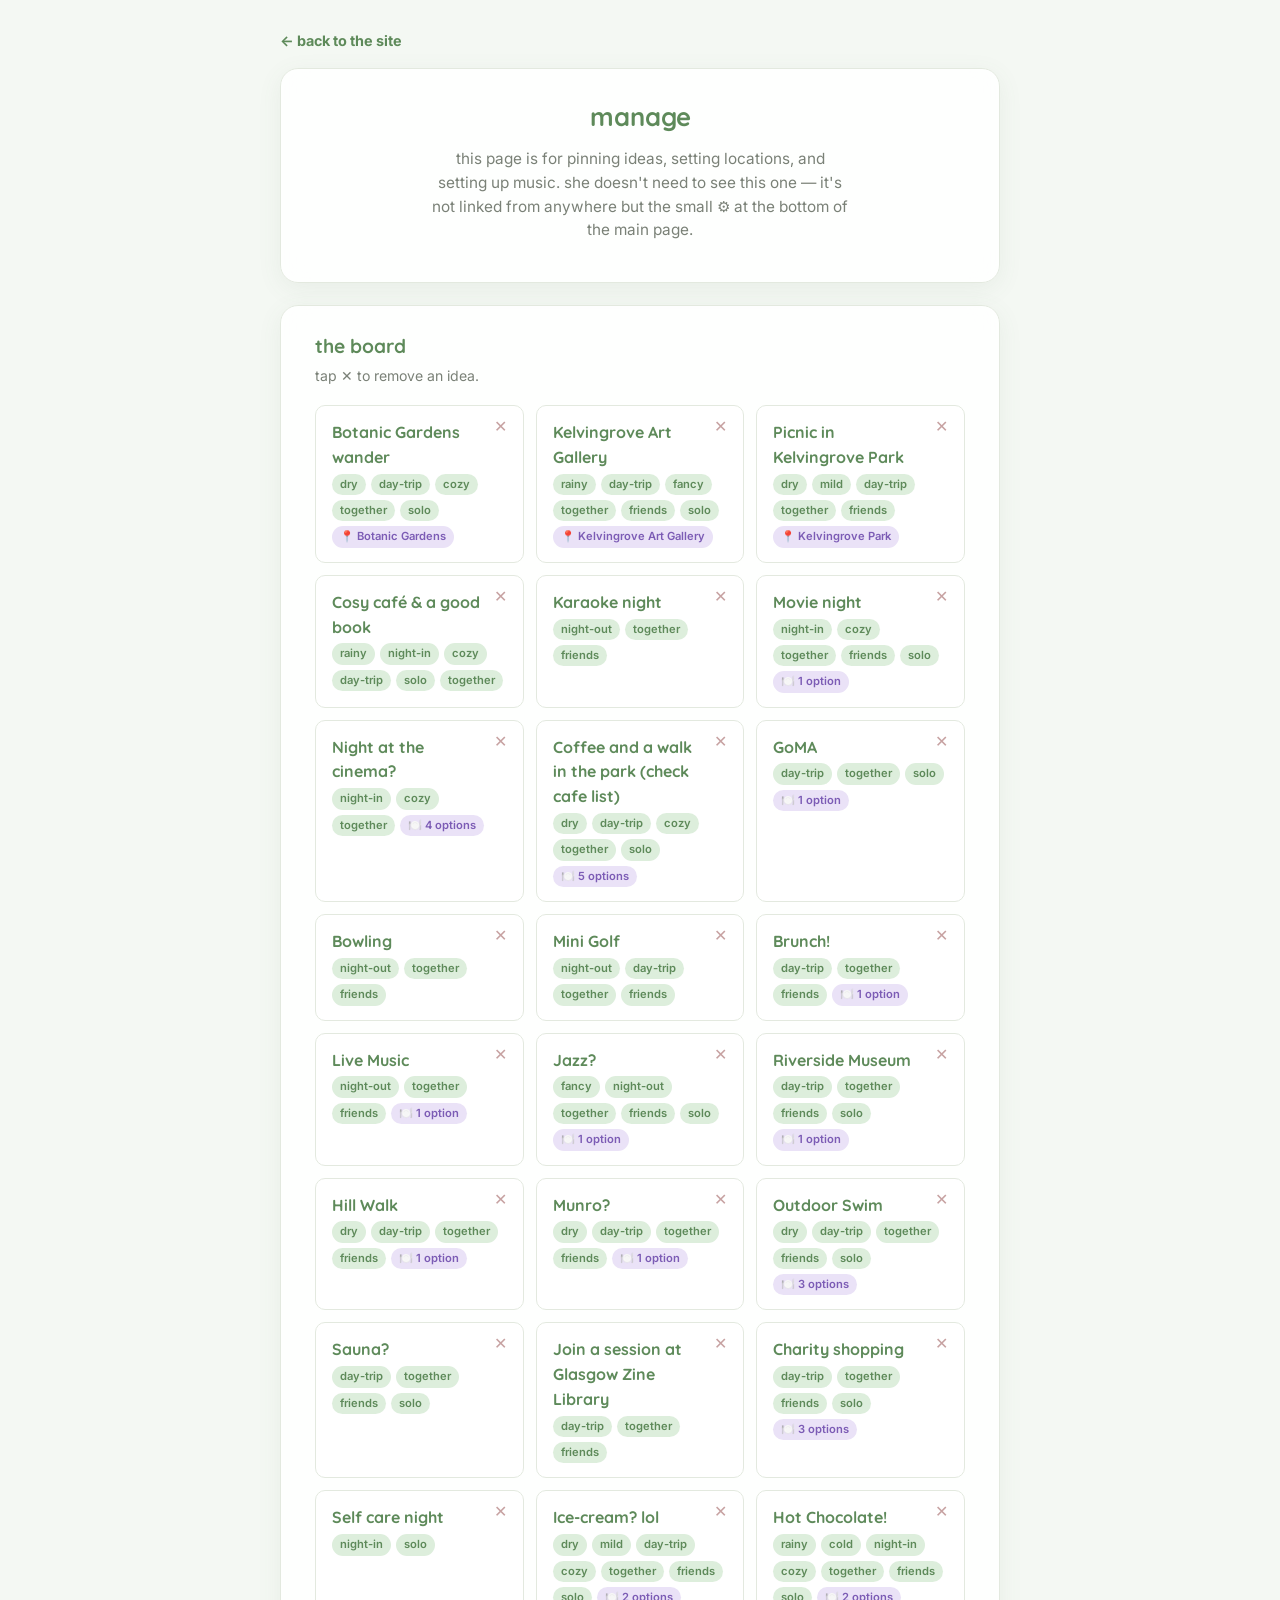
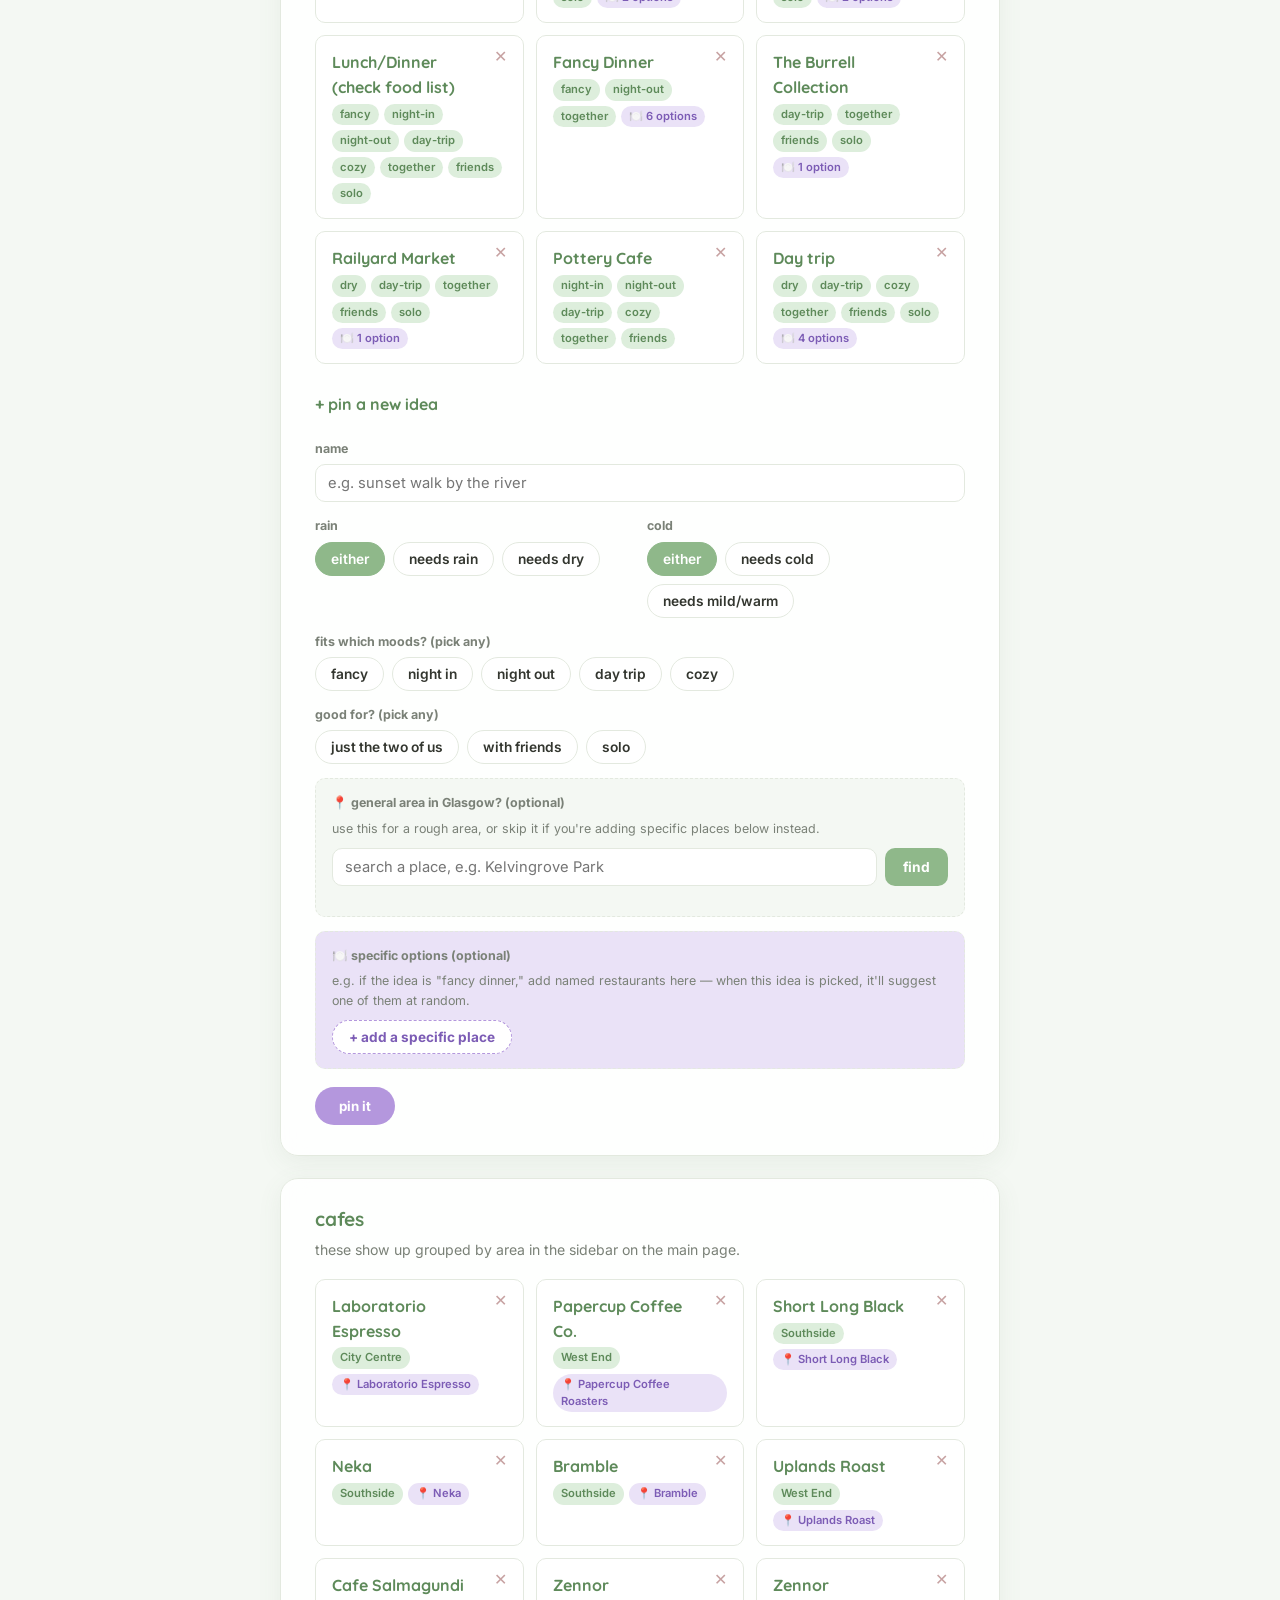
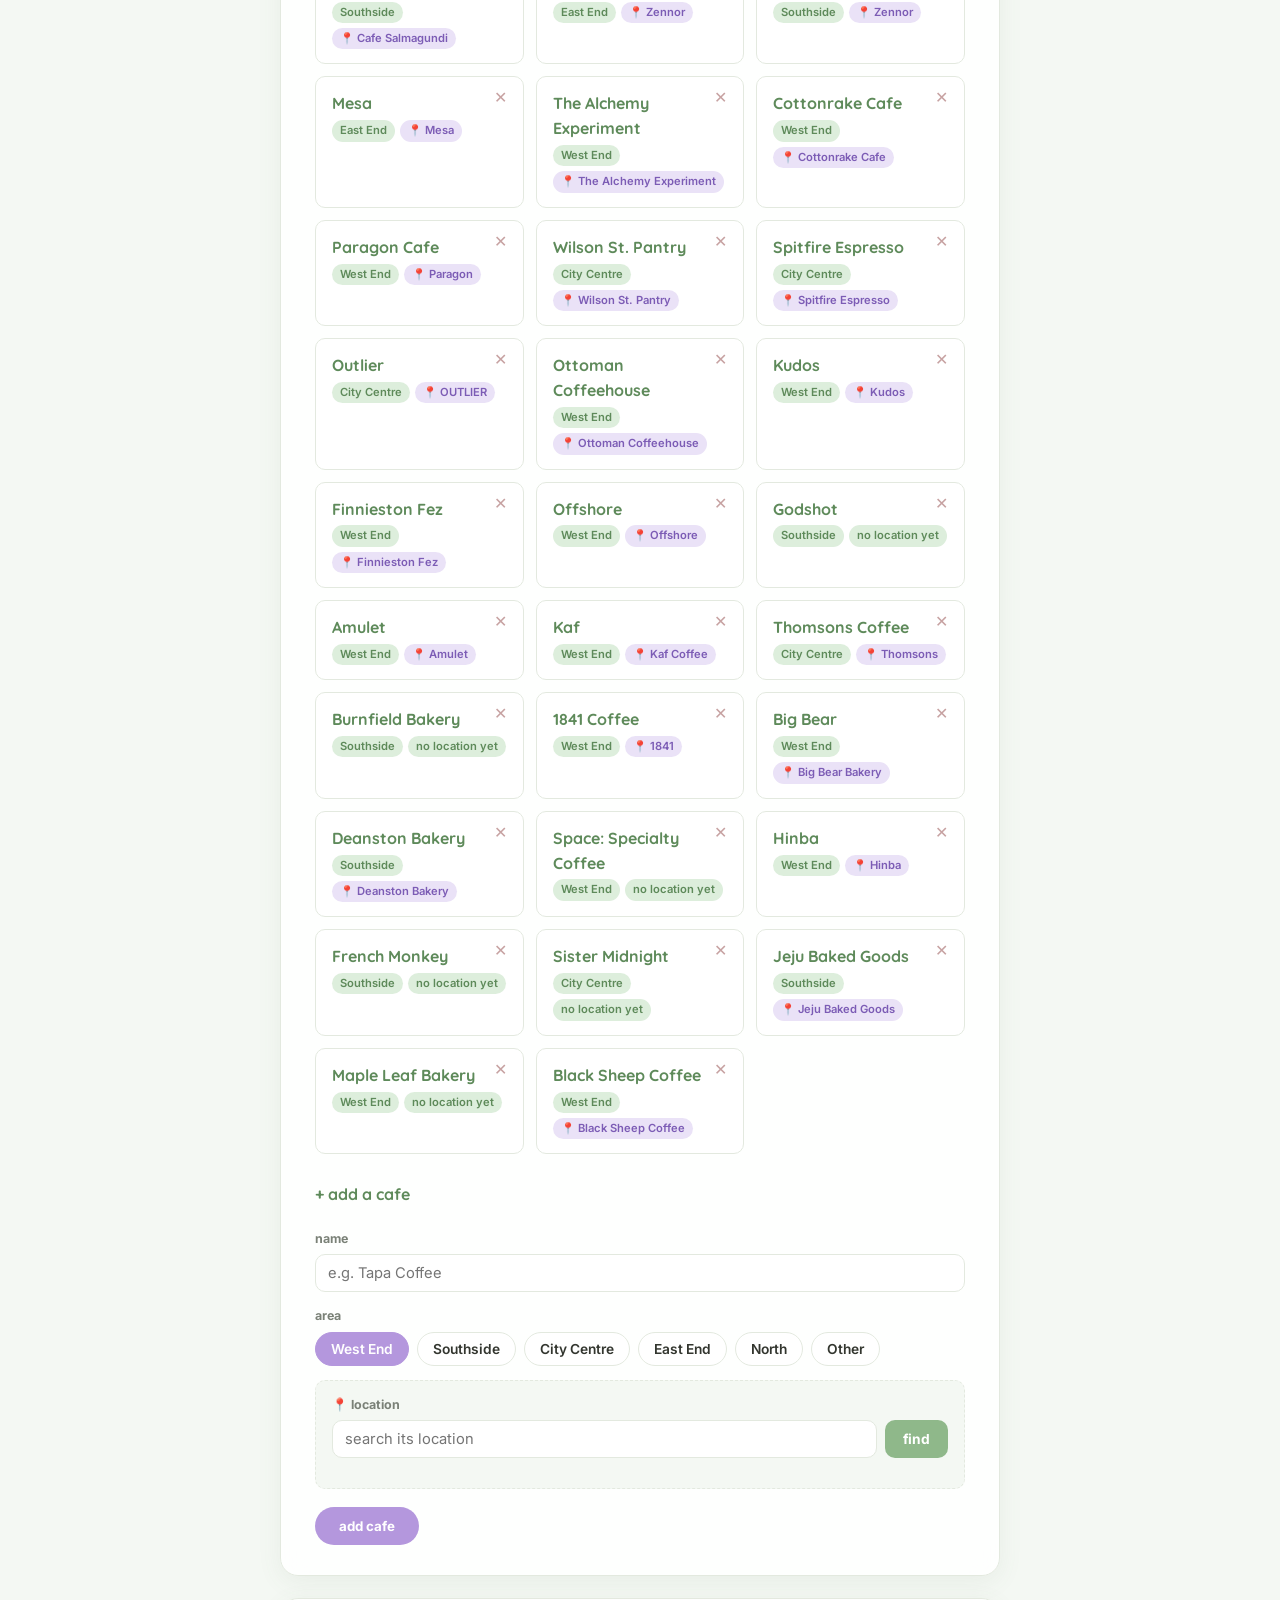
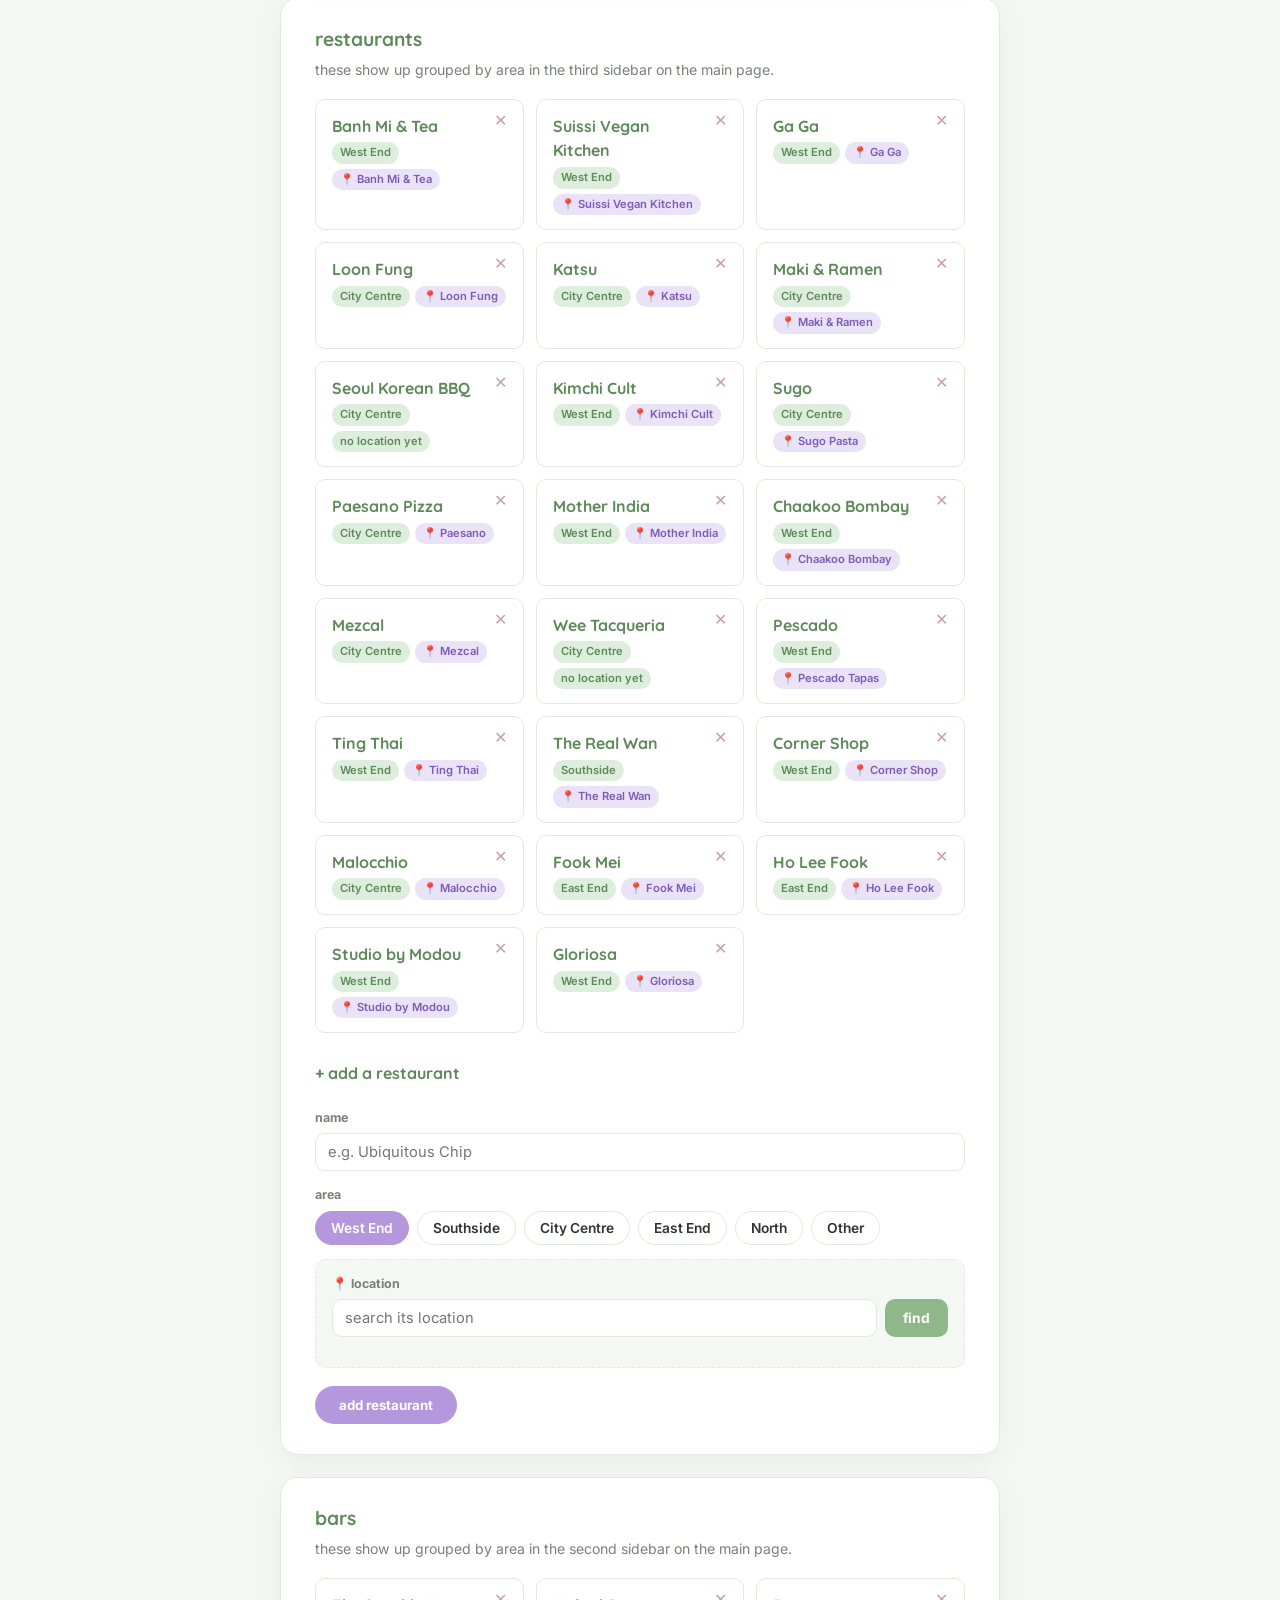
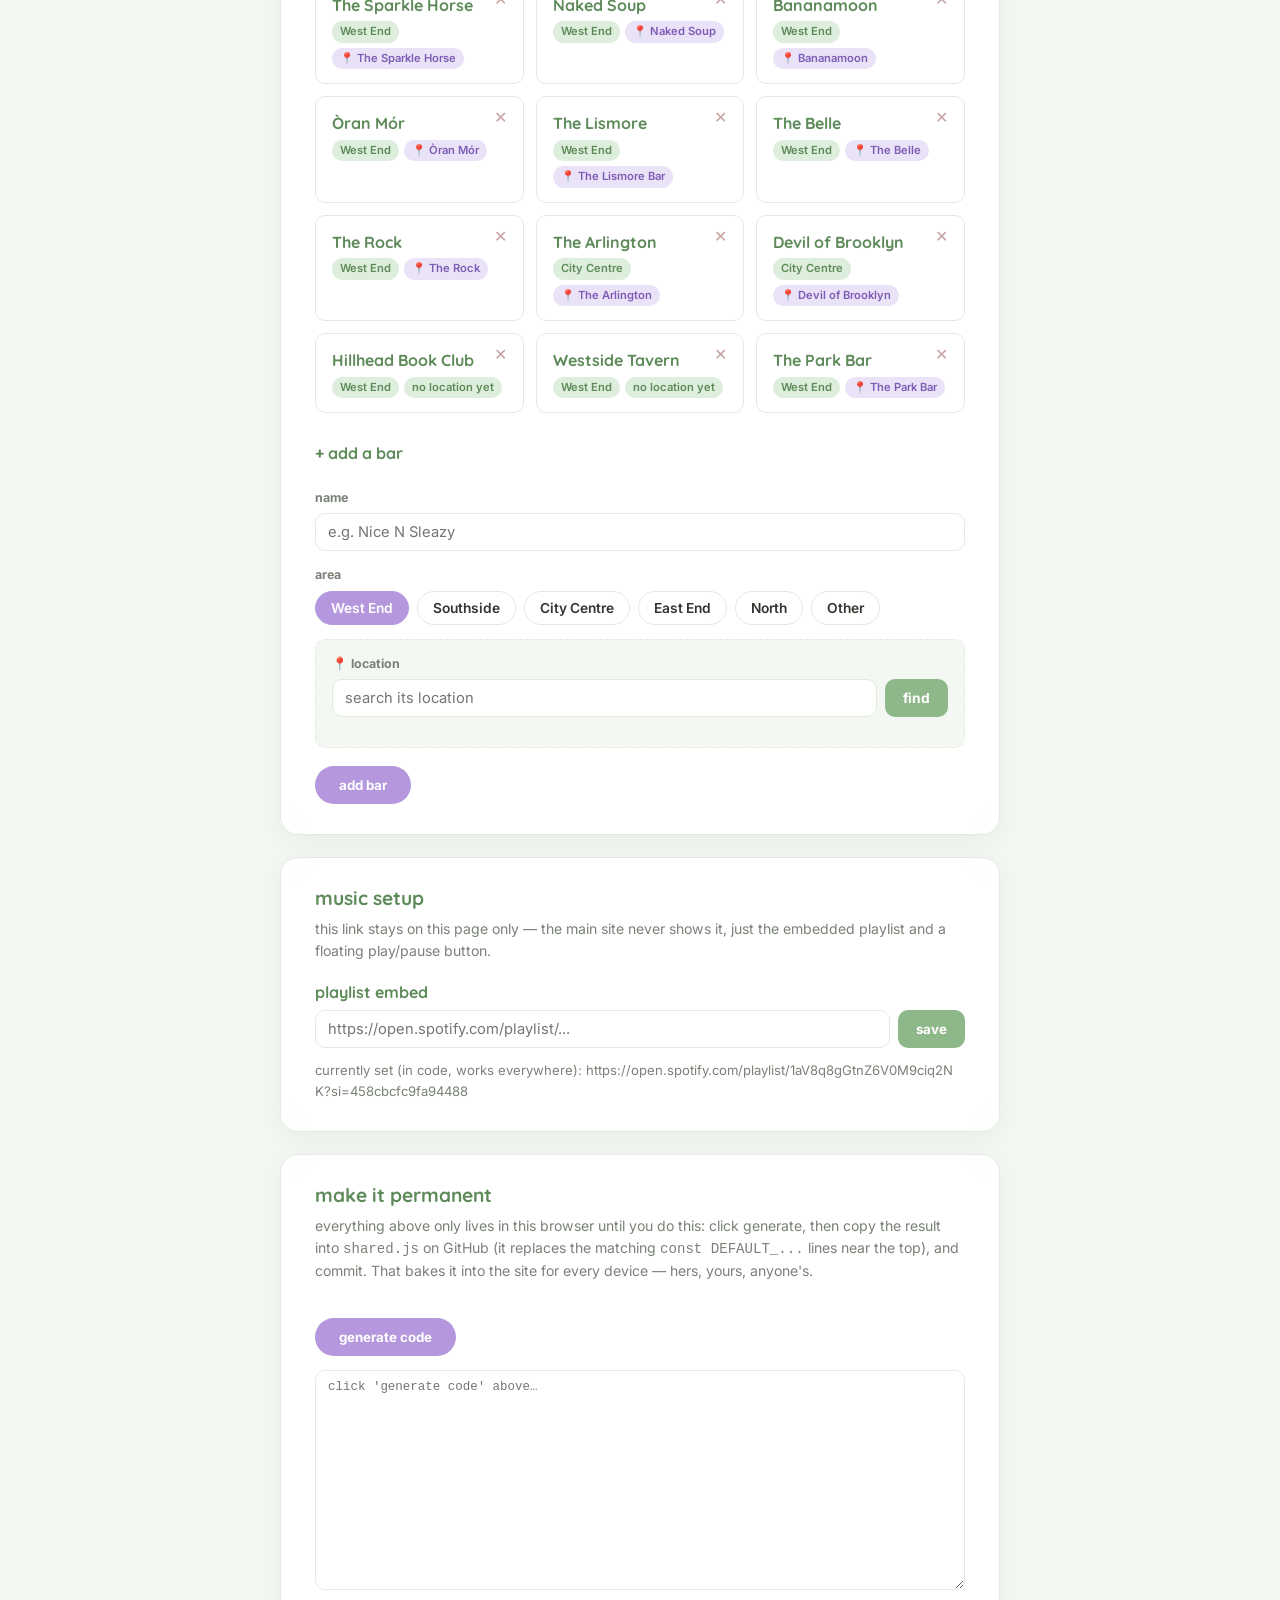
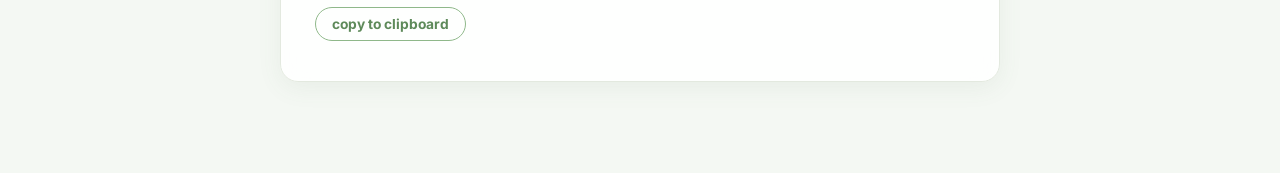
<file: manage.html>
<!DOCTYPE html>
<html lang="en">
<head>
<meta charset="UTF-8">
<meta name="viewport" content="width=device-width, initial-scale=1.0">
<title>manage — shall we?</title>
<meta name="robots" content="noindex, nofollow">

<link rel="preconnect" href="https://fonts.googleapis.com">
<link href="https://fonts.googleapis.com/css2?family=Quicksand:wght@500;600;700&family=Inter:wght@400;500;600;700&display=swap" rel="stylesheet">
<link rel="stylesheet" href="style.css">
<style>
  /* This page has no map behind it — plain background instead. */
  body{ background: var(--mint-bg); }
  .back-link{ display:inline-block; margin-bottom: 16px; color: var(--green-deep); font-weight: 700; text-decoration: none; font-size: 0.9rem; }
  .back-link:hover{ text-decoration: underline; }
  .current-value{ font-size: 0.82rem; color: var(--text-muted); margin-top: 8px; word-break: break-all; }
  .export-output{ width: 100%; min-height: 220px; font-family: monospace; font-size: 0.78rem; margin-top: 14px; }
</style>
</head>
<body>

<div class="wrap">
  <a class="back-link" href="index.html">← back to the site</a>

  <header class="hero card" style="padding: 24px 30px;">
    <h1 style="font-size:1.6rem;">manage</h1>
    <p class="sub">this page is for pinning ideas, setting locations, and setting up music. she doesn't need to see this one — it's not linked from anywhere but the small ⚙ at the bottom of the main page.</p>
  </header>

  <!-- ============================================================
       THE BOARD — full editing here
  ============================================================= -->
  <section class="card panel">
    <h2>the board</h2>
    <p class="hint">tap ✕ to remove an idea.</p>
    <div class="board-grid" id="activityList"></div>

    <details class="add-form" open>
      <summary>+ pin a new idea</summary>
      <div class="form-body">
        <div class="form-grid">
          <div class="full">
            <label class="small">name</label>
            <input type="text" id="newName" placeholder="e.g. sunset walk by the river">
          </div>
          <div>
            <label class="small">rain</label>
            <div class="chip-row green" id="newRain">
              <button class="chip active" data-value="either">either</button>
              <button class="chip" data-value="yes">needs rain</button>
              <button class="chip" data-value="no">needs dry</button>
            </div>
          </div>
          <div>
            <label class="small">cold</label>
            <div class="chip-row green" id="newCold">
              <button class="chip active" data-value="either">either</button>
              <button class="chip" data-value="yes">needs cold</button>
              <button class="chip" data-value="no">needs mild/warm</button>
            </div>
          </div>
          <div class="full">
            <label class="small">fits which moods? (pick any)</label>
            <div class="chip-row purple" id="newMood">
              <button class="chip" data-value="fancy">fancy</button>
              <button class="chip" data-value="night-in">night in</button>
              <button class="chip" data-value="night-out">night out</button>
              <button class="chip" data-value="day-trip">day trip</button>
              <button class="chip" data-value="cozy">cozy</button>
            </div>
          </div>
          <div class="full">
            <label class="small">good for? (pick any)</label>
            <div class="chip-row purple" id="newCompany">
              <button class="chip" data-value="together">just the two of us</button>
              <button class="chip" data-value="friends">with friends</button>
              <button class="chip" data-value="solo">solo</button>
            </div>
          </div>

          <div class="full location-box">
            <label class="small">📍 general area in Glasgow? (optional)</label>
            <p class="mini-hint">use this for a rough area, or skip it if you're adding specific places below instead.</p>
            <div class="location-search-row">
              <input type="text" id="locationQuery" placeholder="search a place, e.g. Kelvingrove Park">
              <button type="button" id="locationSearchBtn">find</button>
            </div>
            <div id="locationResults" class="location-results"></div>
            <div id="locationSelected" class="location-selected"></div>
          </div>

          <div class="full options-box">
            <label class="small">🍽️ specific options (optional)</label>
            <p class="mini-hint">e.g. if the idea is "fancy dinner," add named restaurants here — when this idea is picked, it'll suggest one of them at random.</p>
            <div id="optionRows"></div>
            <button type="button" class="add-option-btn" id="addOptionBtn">+ add a specific place</button>
          </div>
        </div>
        <button class="save-btn" id="saveActivityBtn">pin it</button>
      </div>
    </details>
  </section>

  <!-- ============================================================
       CAFES (sidebar chooser on the main page)
  ============================================================= -->
  <section class="card panel">
    <h2>cafes</h2>
    <p class="hint">these show up grouped by area in the sidebar on the main page.</p>
    <div class="board-grid" id="cafeList"></div>

    <details class="add-form" open>
      <summary>+ add a cafe</summary>
      <div class="form-body">
        <div class="form-grid">
          <div class="full">
            <label class="small">name</label>
            <input type="text" id="newCafeName" placeholder="e.g. Tapa Coffee">
          </div>
          <div class="full">
            <label class="small">area</label>
            <div class="chip-row purple" id="newCafeArea"></div>
          </div>
          <div class="full location-box">
            <label class="small">📍 location</label>
            <div class="location-search-row">
              <input type="text" id="cafeLocationQuery" placeholder="search its location">
              <button type="button" id="cafeLocationSearchBtn">find</button>
            </div>
            <div id="cafeLocationResults" class="location-results"></div>
            <div id="cafeLocationSelected" class="location-selected"></div>
          </div>
        </div>
        <button class="save-btn" id="saveCafeBtn">add cafe</button>
      </div>
    </details>
  </section>

  <!-- ============================================================
       RESTAURANTS (third sidebar on the main page)
  ============================================================= -->
<section class="card panel">
  <h2>restaurants</h2>
  <p class="hint">these show up grouped by area in the third sidebar on the main page.</p>
  <div class="board-grid" id="restaurantList"></div>

  <details class="add-form" open>
    <summary>+ add a restaurant</summary>
    <div class="form-body">
      <div class="form-grid">
        <div class="full">
          <label class="small">name</label>
          <input type="text" id="newRestaurantName" placeholder="e.g. Ubiquitous Chip">
        </div>
        <div class="full">
          <label class="small">area</label>
          <div class="chip-row purple" id="newRestaurantArea"></div>
        </div>
        <div class="full location-box">
          <label class="small">📍 location</label>
          <div class="location-search-row">
            <input type="text" id="restaurantLocationQuery" placeholder="search its location">
            <button type="button" id="restaurantLocationSearchBtn">find</button>
          </div>
          <div id="restaurantLocationResults" class="location-results"></div>
          <div id="restaurantLocationSelected" class="location-selected"></div>
        </div>
      </div>
      <button class="save-btn" id="saveRestaurantBtn">add restaurant</button>
    </div>
  </details>
</section>
  
  <!-- ============================================================
       BARS (second sidebar on the main page)
  ============================================================= -->
  <section class="card panel">
    <h2>bars</h2>
    <p class="hint">these show up grouped by area in the second sidebar on the main page.</p>
    <div class="board-grid" id="barList"></div>

    <details class="add-form" open>
      <summary>+ add a bar</summary>
      <div class="form-body">
        <div class="form-grid">
          <div class="full">
            <label class="small">name</label>
            <input type="text" id="newBarName" placeholder="e.g. Nice N Sleazy">
          </div>
          <div class="full">
            <label class="small">area</label>
            <div class="chip-row purple" id="newBarArea"></div>
          </div>
          <div class="full location-box">
            <label class="small">📍 location</label>
            <div class="location-search-row">
              <input type="text" id="barLocationQuery" placeholder="search its location">
              <button type="button" id="barLocationSearchBtn">find</button>
            </div>
            <div id="barLocationResults" class="location-results"></div>
            <div id="barLocationSelected" class="location-selected"></div>
          </div>
        </div>
        <button class="save-btn" id="saveBarBtn">add bar</button>
      </div>
    </details>
  </section>

  <!-- ============================================================
       MUSIC SETUP
  ============================================================= -->
  <section class="card panel">
    <h2>music setup</h2>
    <p class="hint">this link stays on this page only — the main site never shows it, just the embedded playlist and a floating play/pause button.</p>

    <div class="music-block">
      <h3>playlist embed</h3>
      <div class="playlist-input-row">
        <input type="text" id="playlistUrl" placeholder="https://open.spotify.com/playlist/...">
        <button id="savePlaylistBtn">save</button>
      </div>
      <div id="playlistCurrent" class="current-value"></div>
    </div>
  </section>

  <!-- ============================================================
       MAKE IT PERMANENT (export current data as code)
  ============================================================= -->
  <section class="card panel">
    <h2>make it permanent</h2>
    <p class="hint">everything above only lives in this browser until you do this: click generate, then copy the result into <code>shared.js</code> on GitHub (it replaces the matching <code>const DEFAULT_...</code> lines near the top), and commit. That bakes it into the site for every device — hers, yours, anyone's.</p>
    <button class="save-btn" id="generateExportBtn">generate code</button>
    <textarea id="exportOutput" class="export-output" readonly placeholder="click 'generate code' above…"></textarea>
    <button class="ghost-btn" id="copyExportBtn" style="margin-top:10px;">copy to clipboard</button>
    <p id="copyStatus" class="mini-hint" style="margin-top:8px;"></p>
  </section>

</div>

<script src="shared.js"></script>
<script src="manage.js"></script>
</body>
</html>
</file>
<file: style.css>
/* ==========================================================================
   THEME VARIABLES
   ========================================================================== */
:root{
  --mint-bg:     #F4F8F3;
  --green-soft:  #DDEEDC;
  --green:       #8FB88A;
  --green-deep:  #5E8A5A;
  --purple-soft: #EAE2F7;
  --purple:      #B497DD;
  --purple-deep: #7C5CB5;

  --text:        #33362F;
  --text-muted:  #7A8177;
  --border:      #E3E9DF;
  --card-bg:     rgba(255, 255, 255, 0.88);

  --font-display: 'Quicksand', sans-serif;
  --font-body:    'Inter', -apple-system, BlinkMacSystemFont, 'Segoe UI', sans-serif;

  --radius: 18px;
  --radius-sm: 10px;
  --blur: 14px;
}

*{ box-sizing: border-box; }
html, body{ margin: 0; height: 100%; }

body{
  background: transparent;
  color: var(--text);
  font-family: var(--font-body);
  line-height: 1.55;
}

h1, h2, h3{
  font-family: var(--font-display);
  font-weight: 700;
  color: var(--green-deep);
  margin: 0;
}

button{ font-family: inherit; cursor: pointer; }
input, textarea, select{ font-family: inherit; }

.wrap{
  position: relative;
  z-index: 1;
  max-width: 760px;
  margin: 0 auto;
  padding: 28px 20px 70px;
}

#mapBackground{
  position: fixed;
  inset: 0;
  z-index: 0;
  filter: saturate(70%) brightness(1.08);
}

.card{
  background: var(--card-bg);
  backdrop-filter: blur(var(--blur));
  -webkit-backdrop-filter: blur(var(--blur));
  border: 1px solid var(--border);
  border-radius: var(--radius);
  box-shadow: 0 6px 24px rgba(90, 110, 90, 0.08);
  margin-bottom: 22px;
}

/* ---------- hero ---------- */
.hero{ padding: 34px 30px 30px; text-align: center; position: relative; overflow: hidden; }
.hero-plants{ position: absolute; top: 0; left: 0; right: 0; display: flex; justify-content: space-between; padding: 0 18px; pointer-events: none; }
.plant{ width: 34px; height: auto; opacity: 0.9; }
.plant-left{ transform: translateY(-6px); }
.plant-right{ transform: translateY(-6px) scaleX(-1); }
.eyebrow{ margin: 0; font-size: 0.78rem; letter-spacing: 0.06em; text-transform: uppercase; color: var(--purple-deep); font-weight: 600; }
.hero h1{ font-size: clamp(2rem, 6vw, 2.6rem); margin-top: 4px; }
.hero .sub{ margin-top: 10px; color: var(--text-muted); max-width: 42ch; margin-left: auto; margin-right: auto; font-size: 0.96rem; }

/* ---------- picker ---------- */
.picker{ padding: 26px clamp(18px, 4vw, 34px) 20px; }
.field-group{ margin-bottom: 22px; }
.field-group:last-child{ margin-bottom: 0; }
.field-label{ font-family: var(--font-display); font-weight: 600; color: var(--text); font-size: 0.98rem; margin-bottom: 10px; }
.chip-row{ display: flex; flex-wrap: wrap; gap: 8px; }
.chip{
  border: 1.5px solid var(--border); background: #fff; color: var(--text);
  padding: 8px 15px; border-radius: 999px; font-size: 0.86rem; font-weight: 600;
  transition: all .15s ease;
}
.chip-row.green .chip:hover{ border-color: var(--green); }
.chip-row.green .chip.active{ background: var(--green); border-color: var(--green); color: #fff; }
.chip-row.purple .chip:hover{ border-color: var(--purple); }
.chip-row.purple .chip.active{ background: var(--purple); border-color: var(--purple); color: #fff; }

/* ---------- reveal + result ---------- */
.reveal-area{ text-align: center; margin: 6px 0 26px; }
.reveal-btn{
  background: linear-gradient(135deg, var(--green), var(--purple));
  color: #fff; border: none; padding: 15px 38px; border-radius: 999px;
  font-size: 1.02rem; font-family: var(--font-display); font-weight: 700;
  box-shadow: 0 8px 20px rgba(124, 92, 181, 0.25); transition: transform .1s ease;
}
.reveal-btn:hover{ transform: translateY(-1px); }
.reveal-btn:active{ transform: translateY(1px); }
.map-hint{ margin: 10px 0 0; font-size: 0.82rem; color: var(--text-muted); font-style: italic; }

#result{ margin-bottom: 24px; min-height: 20px; }
.result-card{ padding: 26px clamp(20px, 4vw, 34px); display: flex; gap: 18px; align-items: flex-start; animation: pop .3s ease; }
@keyframes pop{ from{ opacity:0; transform: translateY(8px);} to{opacity:1; transform:none;} }
.result-icon{ flex: none; width: 52px; height: 52px; background: var(--green-soft); border-radius: 50%; display: flex; align-items: center; justify-content: center; }
.result-icon svg{ width: 30px; height: 30px; }
.result-body h3{ font-size: 1.3rem; margin-bottom: 4px; }
.area-tag{
  display: inline-block; font-size: 0.78rem; font-weight: 700; color: var(--purple-deep);
  background: var(--purple-soft); padding: 4px 12px; border-radius: 999px; margin: 8px 0 14px;
}
.specific-pick{ font-size: 0.92rem; color: var(--text); margin: 8px 0 4px; }
.specific-pick strong{ color: var(--purple-deep); }
.ghost-btn{
  background: none; border: 1.5px solid var(--green); color: var(--green-deep);
  padding: 8px 16px; border-radius: 999px; font-weight: 700; font-size: 0.86rem;
}
.ghost-btn:hover{ background: var(--green); color: #fff; }
.empty-state{ text-align: center; padding: 26px 20px; color: var(--text-muted); font-style: italic; }

/* ---------- panels + board grid ---------- */
.panel{ padding: 26px clamp(18px, 4vw, 34px) 30px; }
.panel h2{ font-size: 1.2rem; margin-bottom: 4px; }
.panel .hint{ color: var(--text-muted); font-size: 0.88rem; margin: 0 0 18px; }
.panel .hint.small-hint{ margin-bottom: 10px; }

.board-grid{ display: grid; grid-template-columns: repeat(auto-fill, minmax(200px, 1fr)); gap: 12px; margin-bottom: 22px; }
.board-card{
  background: #fff; border: 1px solid var(--border); border-radius: var(--radius-sm);
  padding: 14px 16px; text-align: left; cursor: pointer; position: relative;
  transition: box-shadow .15s ease, transform .1s ease;
}
.board-card:hover{ box-shadow: 0 6px 16px rgba(90,110,90,0.12); transform: translateY(-1px); }
.board-card .name{ font-family: var(--font-display); font-weight: 700; color: var(--green-deep); margin-bottom: 4px; padding-right: 20px; }
.board-card .tags{ display: flex; flex-wrap: wrap; gap: 5px; }
.board-card .tag{ font-size: 0.7rem; font-weight: 600; padding: 2px 8px; border-radius: 999px; background: var(--green-soft); color: var(--green-deep); }
.board-card .tag.loc{ background: var(--purple-soft); color: var(--purple-deep); }
.board-card .remove-btn{
  position: absolute; top: 10px; right: 10px; background: none; border: none;
  color: #c7a2a2; font-size: 1rem; line-height: 1; padding: 2px 6px; border-radius: 6px;
}
.board-card .remove-btn:hover{ background: #f6e8e8; }

/* ---------- add-idea form ---------- */
details.add-form > summary{
  list-style: none; cursor: pointer; font-weight: 700; font-family: var(--font-display);
  color: var(--green-deep); padding: 6px 0;
}
details.add-form > summary::-webkit-details-marker{ display: none; }
.form-body{ margin-top: 16px; }
.form-grid{ display: grid; grid-template-columns: 1fr 1fr; gap: 14px; }
.form-grid .full{ grid-column: 1 / -1; }
label.small{ font-size: 0.78rem; font-weight: 700; color: var(--text-muted); display: block; margin-bottom: 6px; }
input[type="text"], textarea, select{
  width: 100%; border: 1.5px solid var(--border); border-radius: var(--radius-sm);
  padding: 9px 12px; background: #fff; font-size: 0.92rem; color: var(--text);
}
textarea{ resize: vertical; min-height: 56px; }
.save-btn{ margin-top: 18px; background: var(--purple); color: #fff; border: none; padding: 11px 24px; border-radius: 999px; font-weight: 700; }
.save-btn:hover{ background: var(--purple-deep); }

.mini-hint{ font-size: 0.78rem; color: var(--text-muted); margin: 0 0 10px; }

.location-box{ background: var(--mint-bg); border: 1px dashed var(--border); border-radius: var(--radius-sm); padding: 14px 16px; }
.location-search-row{ display: flex; gap: 8px; }
.location-search-row input{ flex: 1; }
.location-search-row button{ background: var(--green); color: #fff; border: none; padding: 0 18px; border-radius: var(--radius-sm); font-weight: 700; font-size: 0.86rem; }
.location-search-row button:hover{ background: var(--green-deep); }
.location-results{ margin-top: 8px; display: flex; flex-direction: column; gap: 4px; }
.location-result-item{ text-align: left; background: #fff; border: 1px solid var(--border); border-radius: 8px; padding: 7px 10px; font-size: 0.82rem; color: var(--text); }
.location-result-item:hover{ border-color: var(--purple); }
.location-selected{ margin-top: 8px; font-size: 0.82rem; color: var(--purple-deep); font-weight: 600; }

.options-box{ background: var(--purple-soft); border: 1px dashed var(--border); border-radius: var(--radius-sm); padding: 14px 16px; }
.option-row{ background: #fff; border: 1px solid var(--border); border-radius: var(--radius-sm); padding: 10px 12px; margin-bottom: 10px; }
.option-row-top{ display: flex; gap: 8px; margin-bottom: 8px; }
.option-row-top input{ flex: 1; }
.option-row .location-search-row{ margin-bottom: 0; }
.option-row .location-search-row input{ font-size: 0.85rem; }
.icon-btn{ background: none; border: none; color: var(--text-muted); font-size: 1.1rem; line-height: 1; padding: 4px 8px; border-radius: var(--radius-sm); }
.icon-btn:hover{ background: var(--border); }
.add-option-btn{ background: #fff; border: 1.5px dashed var(--purple); color: var(--purple-deep); padding: 8px 16px; border-radius: 999px; font-weight: 700; font-size: 0.85rem; }
.add-option-btn:hover{ background: var(--purple-soft); }

/* ---------- music ---------- */
.music-block{ margin-bottom: 26px; }
.music-block:last-child{ margin-bottom: 0; }
.music-block h3{ font-size: 1rem; margin-bottom: 6px; }
.playlist-input-row{ display: flex; gap: 8px; flex-wrap: wrap; margin-bottom: 12px; }
.playlist-input-row input{ flex: 1; min-width: 200px; }
.playlist-input-row button{ background: var(--green); color: #fff; border: none; padding: 9px 18px; border-radius: var(--radius-sm); font-weight: 700; }
.playlist-input-row button:hover{ background: var(--green-deep); }
.playlist-embed-wrap{ border-radius: var(--radius-sm); overflow: hidden; border: 1px solid var(--border); }
.playlist-embed-wrap iframe{ width: 100%; border: none; display: block; }
.playlist-empty{ color: var(--text-muted); font-style: italic; font-size: 0.9rem; }

/* ---------- cafe sidebar ---------- */
.cafe-toggle{
  position: fixed;
  top: 32%;
  right: 0;
  transform: translateY(-50%);
  z-index: 45;
  background: var(--purple);
  color: #fff;
  border: none;
  padding: 12px 10px;
  border-radius: 12px 0 0 12px;
  font-weight: 700;
  font-size: 0.82rem;
  writing-mode: vertical-rl;
  text-orientation: mixed;
  box-shadow: -4px 0 12px rgba(90,110,90,0.15);
}
.cafe-toggle:hover{ background: var(--purple-deep); }

.restaurant-toggle{
  top: 68%;
  background: var(--purple-deep);
}
.restaurant-toggle:hover{ background: var(--purple); }

.cafe-sidebar{
  position: fixed;
  top: 0;
  right: 0;
  bottom: 0;
  width: 280px;
  max-width: 85vw;
  background: var(--card-bg);
  backdrop-filter: blur(var(--blur));
  -webkit-backdrop-filter: blur(var(--blur));
  border-left: 1px solid var(--border);
  box-shadow: -8px 0 24px rgba(90,110,90,0.15);
  z-index: 46;
  padding: 20px 18px;
  overflow-y: auto;
  transform: translateX(100%);
  transition: transform .25s ease;
}
.cafe-sidebar.open{ transform: translateX(0); }
.cafe-sidebar-header{ display: flex; justify-content: space-between; align-items: center; margin-bottom: 4px; }
.cafe-sidebar h2{ font-size: 1.15rem; }
.cafe-sidebar .hint{ font-size: 0.85rem; color: var(--text-muted); margin: 0 0 16px; }

.cafe-group{ margin-bottom: 18px; }
.cafe-group-title{
  font-family: var(--font-display);
  font-weight: 700;
  color: var(--purple-deep);
  font-size: 0.9rem;
  margin-bottom: 8px;
}
.cafe-item{
  display: block;
  width: 100%;
  text-align: left;
  background: #fff;
  border: 1px solid var(--border);
  border-radius: var(--radius-sm);
  padding: 9px 12px;
  margin-bottom: 6px;
  font-size: 0.88rem;
  color: var(--text);
  font-weight: 600;
}
.cafe-item:hover{ border-color: var(--green); background: var(--green-soft); }

/* bar sidebar mirrors the cafe sidebar, but on the left edge */
.bar-toggle{
  position: fixed;
  top: 50%;
  left: 0;
  z-index: 45;
  background: var(--green);
  color: #fff;
  border: none;
  padding: 12px 10px;
  border-radius: 0 12px 12px 0;
  font-weight: 700;
  font-size: 0.82rem;
  writing-mode: vertical-rl;
  text-orientation: mixed;
  transform: translateY(-50%) rotate(180deg);
  box-shadow: 4px 0 12px rgba(90,110,90,0.15);
}
.bar-toggle:hover{ background: var(--green-deep); }

.bar-sidebar{
  left: 0;
  right: auto;
  border-left: none;
  border-right: 1px solid var(--border);
  box-shadow: 8px 0 24px rgba(90,110,90,0.15);
  transform: translateX(-100%);
}
.bar-sidebar.open{ transform: translateX(0); }

/* ---------- floating now-playing widget ---------- */
.floating-player{
  position: fixed;
  left: 50%;
  bottom: 22px;
  transform: translateX(-50%);
  z-index: 40;
  display: flex;
  align-items: center;
  gap: 10px;
  background: rgba(255,255,255,0.92);
  backdrop-filter: blur(10px);
  -webkit-backdrop-filter: blur(10px);
  border: 1px solid var(--border);
  border-radius: 999px;
  padding: 8px 10px 8px 8px;
  box-shadow: 0 8px 24px rgba(90,110,90,0.18);
}
.floating-playlist-btn{
  background: var(--green-soft); color: var(--green-deep); border: none;
  padding: 10px 18px; border-radius: 999px; font-weight: 700; font-size: 0.85rem; white-space: nowrap;
}
.floating-playlist-btn:hover{ background: var(--green); color: #fff; }

@media (max-width: 480px){
  .floating-player{ left: 12px; right: 12px; transform: none; justify-content: center; flex-wrap: wrap; }
}

/* ---------- map marker ---------- */
.pulse-marker{ width: 16px; height: 16px; border-radius: 50%; background: var(--purple); border: 2px solid #fff; animation: pulse 1.6s infinite; }
@keyframes pulse{
  0%   { box-shadow: 0 0 0 0 rgba(180,151,221,0.55); }
  70%  { box-shadow: 0 0 0 18px rgba(180,151,221,0); }
  100% { box-shadow: 0 0 0 0 rgba(180,151,221,0); }
}

/* ---------- footer ---------- */
footer{ text-align: center; padding: 10px 0 30px; color: var(--text-muted); font-size: 0.85rem; position: relative; }
.footer-sprig{ width: 100px; height: auto; display: block; margin: 0 auto 8px; }
.manage-link{ margin-top: 14px; }
.manage-link a{ color: var(--border); text-decoration: none; font-size: 0.95rem; opacity: 0.6; }
.manage-link a:hover{ opacity: 1; color: var(--purple); }

@media (max-width: 560px){
  .form-grid{ grid-template-columns: 1fr; }
  .result-card{ flex-direction: column; }
}
</file>
